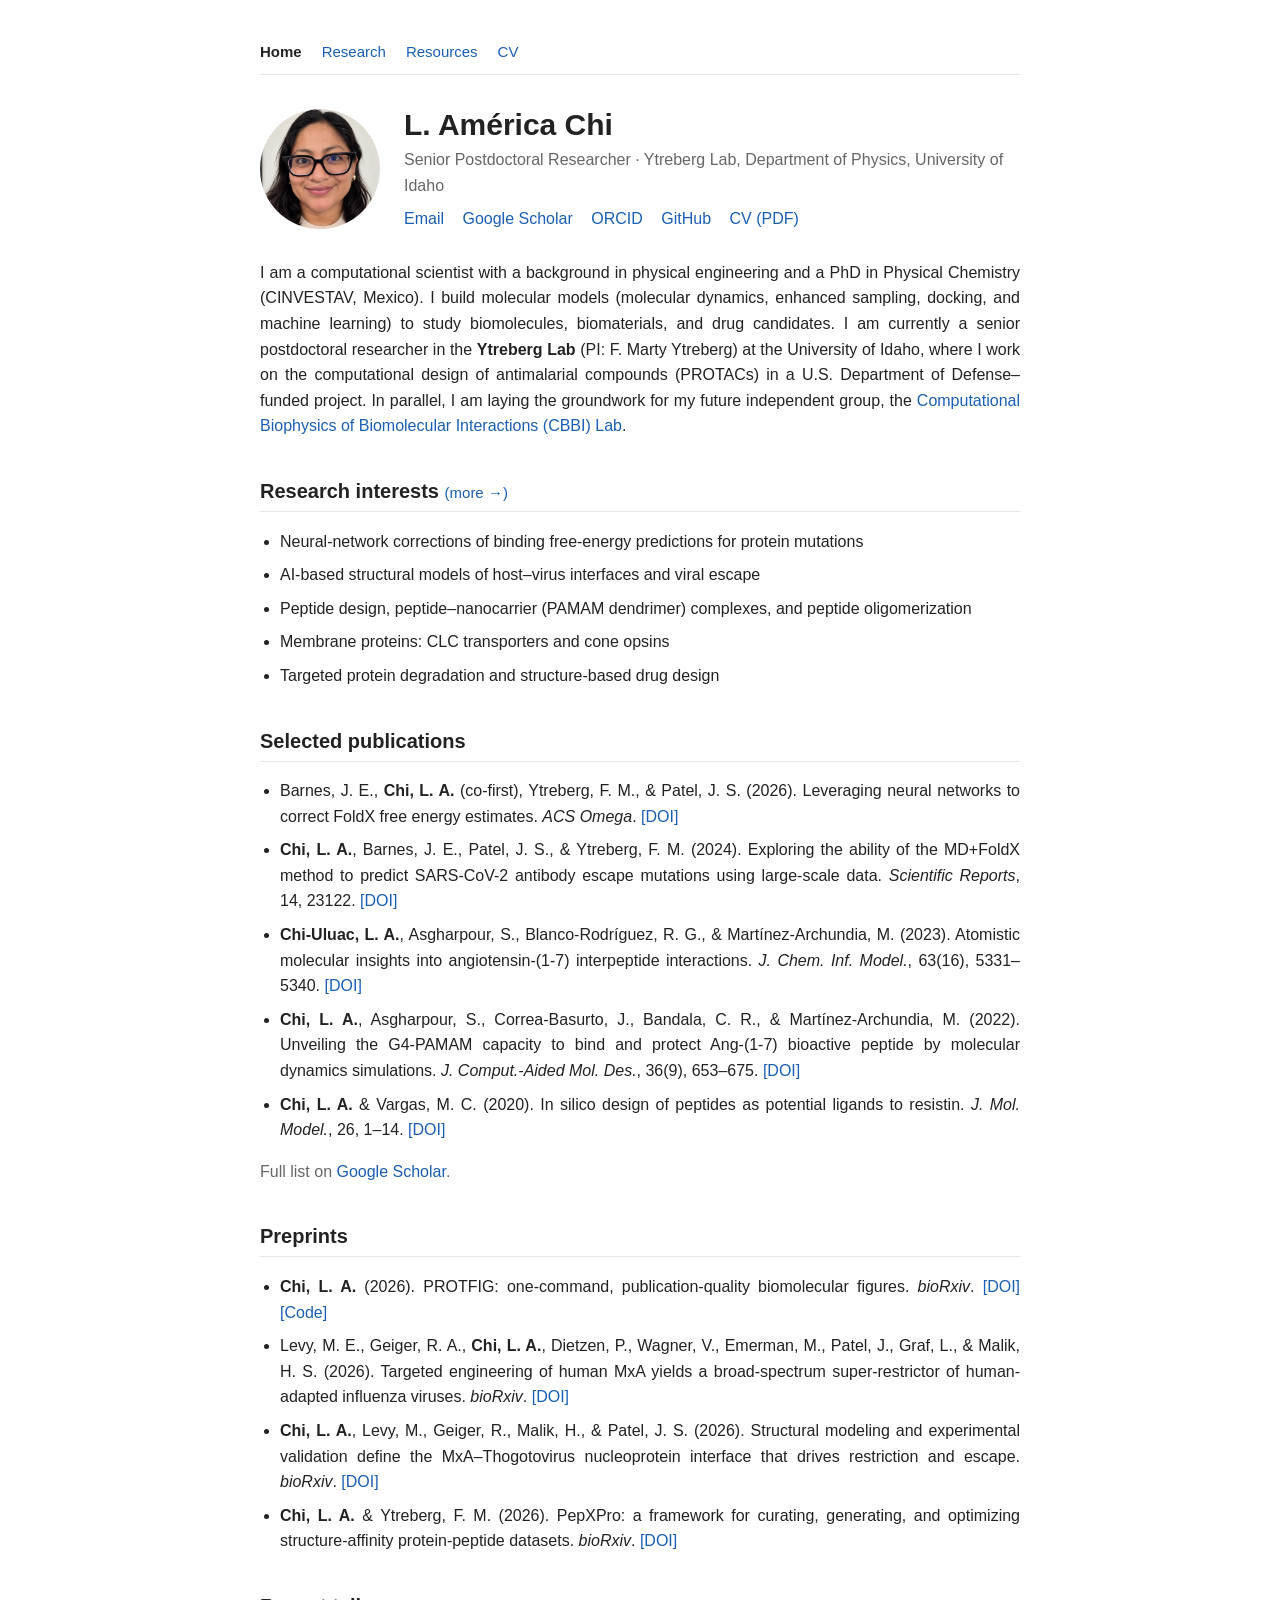
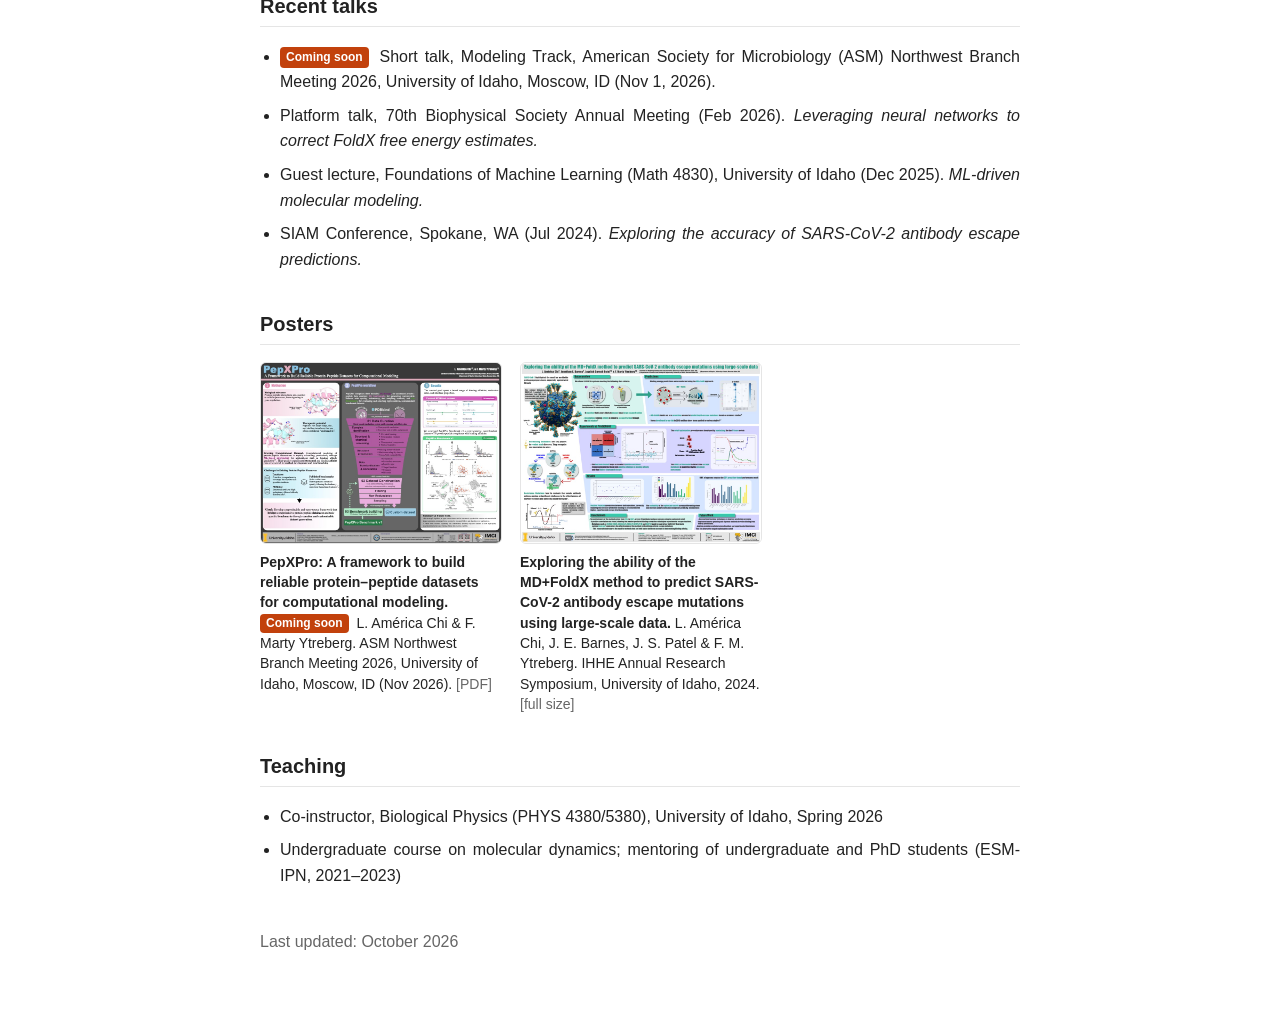
<file: index.html>
<!doctype html>
<html lang="en">
<head>
<meta charset="utf-8">
<meta name="viewport" content="width=device-width, initial-scale=1">
<title>L. América Chi</title>
<meta name="description" content="L. América Chi – computational biophysics, molecular simulation, and AI for drug design.">
<link rel="stylesheet" href="style.css">
</head>
<body>
<main>
<nav><a class="here" href="index.html">Home</a><a href="research.html">Research</a><a href="resources.html">Resources</a><a href="CV/4_CV_full_BiophysicsUNAM2026.pdf">CV</a></nav>

<header>
  <img class="photo" src="ProfilePhoto/photo.jpg" alt="L. América Chi">
  <div>
    <h1>L. América Chi</h1>
    <p class="role">Senior Postdoctoral Researcher · Ytreberg Lab, Department of Physics, University of Idaho</p>
    <div class="links">
      <a href="mailto:achi@uidaho.edu">Email</a>
      <a href="https://scholar.google.com/citations?user=cSQ4z34AAAAJ">Google Scholar</a>
      <a href="https://orcid.org/0000-0002-2606-0357">ORCID</a>
      <a href="https://github.com/AmericaChi">GitHub</a>
      <a href="CV/4_CV_full_BiophysicsUNAM2026.pdf">CV (PDF)</a>
    </div>
  </div>
</header>

<p>I am a computational scientist with a background in physical engineering and a PhD in Physical Chemistry (CINVESTAV, Mexico).
I build molecular models (molecular dynamics, enhanced sampling, docking, and machine learning) to study biomolecules,
biomaterials, and drug candidates. I am currently a senior postdoctoral researcher in the <b>Ytreberg Lab</b> (PI: F. Marty Ytreberg) at the University of Idaho,
where I work on the computational design of antimalarial compounds (PROTACs) in a U.S. Department of Defense–funded project.
In parallel, I am laying the groundwork for my future independent group, the
<a href="research.html">Computational Biophysics of Biomolecular Interactions (CBBI) Lab</a>.</p>

<h2>Research interests <a href="research.html" style="font-size:15px;font-weight:400">(more →)</a></h2>
<ul>
  <li>Neural-network corrections of binding free-energy predictions for protein mutations</li>
  <li>AI-based structural models of host–virus interfaces and viral escape</li>
  <li>Peptide design, peptide–nanocarrier (PAMAM dendrimer) complexes, and peptide oligomerization</li>
  <li>Membrane proteins: CLC transporters and cone opsins</li>
  <li>Targeted protein degradation and structure-based drug design</li>
</ul>

<h2>Selected publications</h2>
<ul>
  <li>Barnes, J. E., <span class="me">Chi, L. A.</span> (co-first), Ytreberg, F. M., &amp; Patel, J. S. (2026).
      Leveraging neural networks to correct FoldX free energy estimates. <i>ACS Omega</i>.
      <a href="https://doi.org/10.1021/acsomega.6c01409">[DOI]</a></li>
  <li><span class="me">Chi, L. A.</span>, Barnes, J. E., Patel, J. S., &amp; Ytreberg, F. M. (2024).
      Exploring the ability of the MD+FoldX method to predict SARS-CoV-2 antibody escape mutations using large-scale data.
      <i>Scientific Reports</i>, 14, 23122. <a href="https://doi.org/10.1038/s41598-024-72491-z">[DOI]</a></li>
  <li><span class="me">Chi-Uluac, L. A.</span>, Asgharpour, S., Blanco-Rodríguez, R. G., &amp; Martínez-Archundia, M. (2023).
      Atomistic molecular insights into angiotensin-(1-7) interpeptide interactions. <i>J. Chem. Inf. Model.</i>, 63(16), 5331–5340.
      <a href="https://doi.org/10.1021/acs.jcim.3c00478">[DOI]</a></li>
  <li><span class="me">Chi, L. A.</span>, Asgharpour, S., Correa-Basurto, J., Bandala, C. R., &amp; Martínez-Archundia, M. (2022).
      Unveiling the G4-PAMAM capacity to bind and protect Ang-(1-7) bioactive peptide by molecular dynamics simulations.
      <i>J. Comput.-Aided Mol. Des.</i>, 36(9), 653–675. <a href="https://doi.org/10.1007/s10822-022-00470-5">[DOI]</a></li>
  <li><span class="me">Chi, L. A.</span> &amp; Vargas, M. C. (2020). In silico design of peptides as potential ligands to resistin.
      <i>J. Mol. Model.</i>, 26, 1–14. <a href="https://doi.org/10.1007/s00894-020-4338-3">[DOI]</a></li>
</ul>
<p class="muted">Full list on <a href="https://scholar.google.com/citations?user=cSQ4z34AAAAJ">Google Scholar</a>.</p>

<h2>Preprints</h2>
<ul>
  <li><span class="me">Chi, L. A.</span> (2026). PROTFIG: one-command, publication-quality biomolecular figures.
      <i>bioRxiv</i>. <a href="https://doi.org/10.64898/2026.10.20.760606">[DOI]</a> <a href="https://github.com/AmericaChi/PROTFIG">[Code]</a></li>
  <li>Levy, M. E., Geiger, R. A., <span class="me">Chi, L. A.</span>, Dietzen, P., Wagner, V., Emerman, M., Patel, J., Graf, L., &amp; Malik, H. S. (2026).
      Targeted engineering of human MxA yields a broad-spectrum super-restrictor of human-adapted influenza viruses.
      <i>bioRxiv</i>. <a href="https://doi.org/10.64898/2026.10.19.760271">[DOI]</a></li>
  <li><span class="me">Chi, L. A.</span>, Levy, M., Geiger, R., Malik, H., &amp; Patel, J. S. (2026).
      Structural modeling and experimental validation define the MxA–Thogotovirus nucleoprotein interface that drives restriction and escape.
      <i>bioRxiv</i>. <a href="https://doi.org/10.64898/2026.08.07.743570">[DOI]</a></li>
  <li><span class="me">Chi, L. A.</span> &amp; Ytreberg, F. M. (2026). PepXPro: a framework for curating, generating, and optimizing
      structure-affinity protein-peptide datasets. <i>bioRxiv</i>. <a href="https://doi.org/10.64898/2026.08.09.743757">[DOI]</a></li>
</ul>

<h2>Recent talks</h2>
<ul>
  <li><span class="soon">Coming soon</span> Short talk, Modeling Track, American Society for Microbiology (ASM) Northwest Branch Meeting 2026, University of Idaho, Moscow, ID (Nov 1, 2026).</li>
  <li>Platform talk, 70th Biophysical Society Annual Meeting (Feb 2026). <i>Leveraging neural networks to correct FoldX free energy estimates.</i></li>
  <li>Guest lecture, Foundations of Machine Learning (Math 4830), University of Idaho (Dec 2025). <i>ML-driven molecular modeling.</i></li>
  <li>SIAM Conference, Spokane, WA (Jul 2024). <i>Exploring the accuracy of SARS-CoV-2 antibody escape predictions.</i></li>
</ul>

<h2>Posters</h2>
<div class="posters">
  <a class="poster" href="Posters/poster_ASM2026_AmericaChi.pdf">
    <img src="Posters/thumbs/poster_ASM2026.jpg" alt="PepXPro poster" loading="lazy">
    <span><b>PepXPro: A framework to build reliable protein–peptide datasets for computational modeling.</b>
    <span class="soon">Coming soon</span> L. América Chi &amp; F. Marty Ytreberg. ASM Northwest Branch Meeting 2026, University of Idaho, Moscow, ID (Nov 2026). <span class="muted">[PDF]</span></span>
  </a>
  <a class="poster" href="Posters/poster_IHHE_LAC.png">
    <img src="Posters/thumbs/poster_IHHE.jpg" alt="MD+FoldX antibody escape poster" loading="lazy">
    <span><b>Exploring the ability of the MD+FoldX method to predict SARS-CoV-2 antibody escape mutations using large-scale data.</b>
    L. América Chi, J. E. Barnes, J. S. Patel &amp; F. M. Ytreberg. IHHE Annual Research Symposium, University of Idaho, 2024. <span class="muted">[full size]</span></span>
  </a>
</div>

<h2>Teaching</h2>
<ul>
  <li>Co-instructor, Biological Physics (PHYS 4380/5380), University of Idaho, Spring 2026</li>
  <li>Undergraduate course on molecular dynamics; mentoring of undergraduate and PhD students (ESM-IPN, 2021–2023)</li>
</ul>

<p class="muted" style="margin-top:40px">Last updated: October 2026</p>
</main>
</body>
</html>
</file>
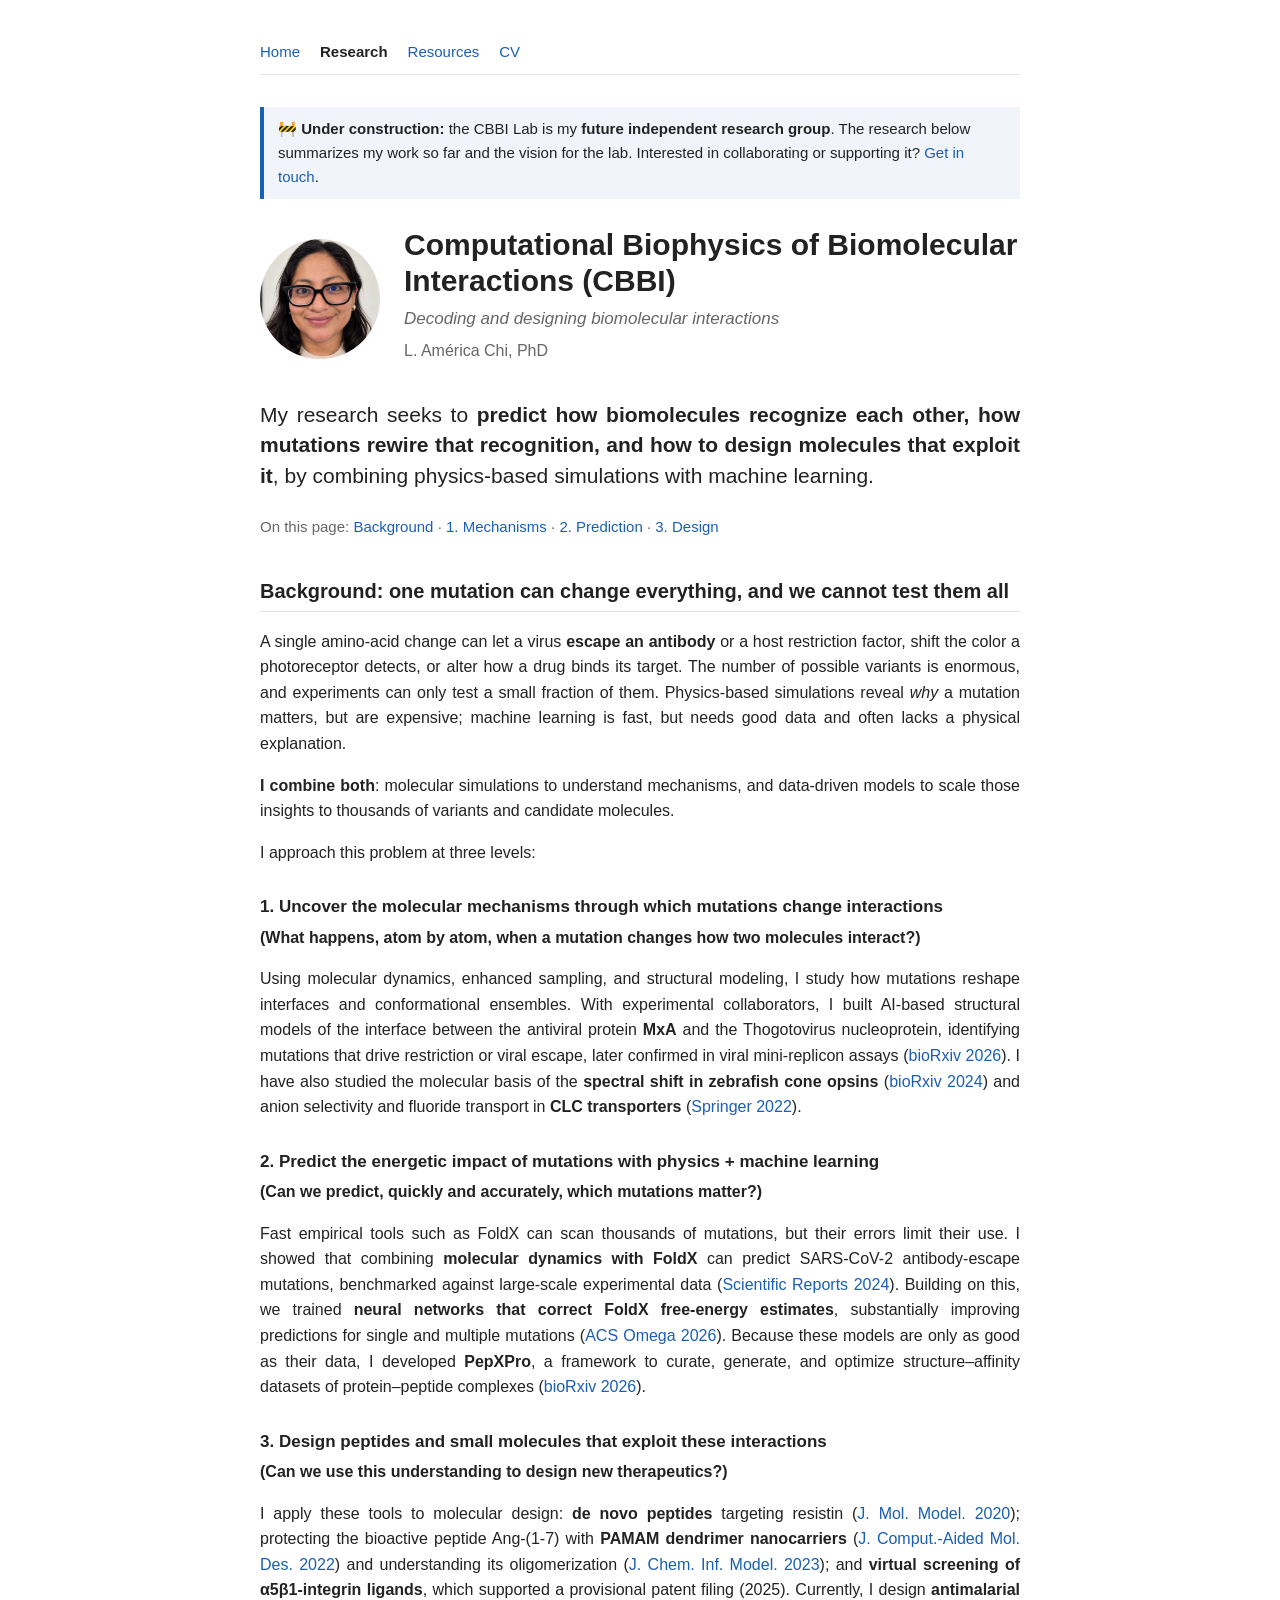
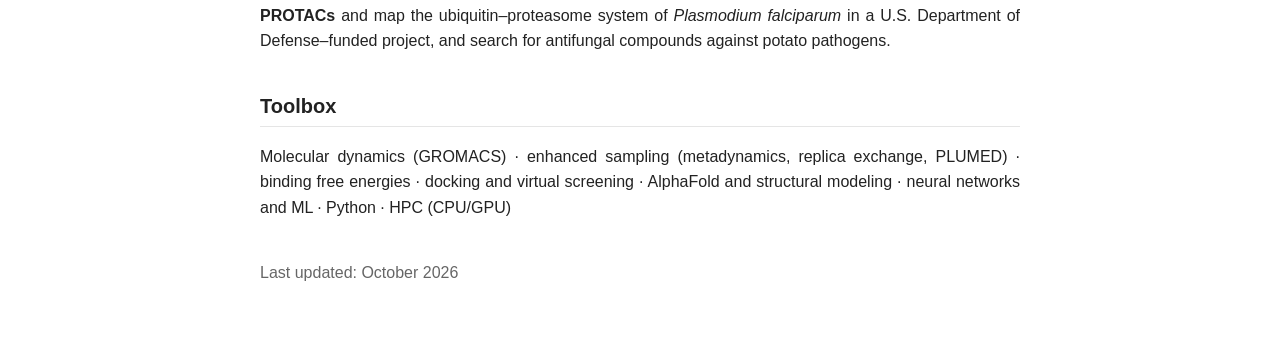
<file: research.html>
<!doctype html>
<html lang="en">
<head>
<meta charset="utf-8">
<meta name="viewport" content="width=device-width, initial-scale=1">
<title>Research · L. América Chi</title>
<meta name="description" content="Computational Biophysics of Biomolecular Interactions Lab – predicting and designing how biomolecules recognize each other, and how mutations rewire that recognition.">
<link rel="stylesheet" href="style.css">
</head>
<body>
<main>
<nav><a href="index.html">Home</a><a class="here" href="research.html">Research</a><a href="resources.html">Resources</a><a href="CV/4_CV_full_BiophysicsUNAM2026.pdf">CV</a></nav>

<p class="note">🚧 <b>Under construction:</b> the CBBI Lab is my <b>future independent research group</b>.
The research below summarizes my work so far and the vision for the lab. Interested in collaborating or supporting it?
<a href="mailto:achi@uidaho.edu">Get in touch</a>.</p>

<header>
  <img class="photo" src="ProfilePhoto/photo.jpg" alt="L. América Chi">
  <div>
    <h1>Computational Biophysics of Biomolecular Interactions (CBBI)</h1>
    <p class="lab">Decoding and designing biomolecular interactions</p>
    <p class="role">L. América Chi, PhD</p>
  </div>
</header>
<p class="statement">My research seeks to <b>predict how biomolecules recognize each other, how mutations rewire that recognition,
and how to design molecules that exploit it</b>, by combining physics-based simulations with machine learning.</p>

<p class="toc">On this page:
  <a href="#background">Background</a> ·
  <a href="#mechanisms">1. Mechanisms</a> ·
  <a href="#prediction">2. Prediction</a> ·
  <a href="#design">3. Design</a></p>

<h2 id="background">Background: one mutation can change everything, and we cannot test them all</h2>
<p>A single amino-acid change can let a virus <b>escape an antibody</b> or a host restriction factor, shift the color a photoreceptor
detects, or alter how a drug binds its target. The number of possible variants is enormous, and experiments can only test a small
fraction of them. Physics-based simulations reveal <i>why</i> a mutation matters, but are expensive; machine learning is fast, but
needs good data and often lacks a physical explanation.</p>
<p><b>I combine both</b>: molecular simulations to understand mechanisms, and data-driven models to scale those insights to
thousands of variants and candidate molecules.</p>

<p>I approach this problem at three levels:</p>

<h3 id="mechanisms">1. Uncover the molecular mechanisms through which mutations change interactions</h3>
<p class="q">(What happens, atom by atom, when a mutation changes how two molecules interact?)</p>
<p>Using molecular dynamics, enhanced sampling, and structural modeling, I study how mutations reshape interfaces and conformational
ensembles. With experimental collaborators, I built AI-based structural models of the interface between the antiviral protein
<b>MxA</b> and the Thogotovirus nucleoprotein, identifying mutations that drive restriction or viral escape, later
confirmed in viral mini-replicon assays (<a href="https://doi.org/10.64898/2026.08.07.743570">bioRxiv 2026</a>).
I have also studied the molecular basis of the <b>spectral shift in zebrafish cone opsins</b>
(<a href="https://doi.org/10.1101/2024.09.24.614827">bioRxiv 2024</a>) and anion selectivity and fluoride transport in
<b>CLC transporters</b> (<a href="https://doi.org/10.1007/164_2022_593">Springer 2022</a>).</p>
<!-- Figure idea: <img src="figures/mxa.png" alt="MxA–nucleoprotein interface" style="width:100%"> -->

<h3 id="prediction">2. Predict the energetic impact of mutations with physics + machine learning</h3>
<p class="q">(Can we predict, quickly and accurately, which mutations matter?)</p>
<p>Fast empirical tools such as FoldX can scan thousands of mutations, but their errors limit their use. I showed that combining
<b>molecular dynamics with FoldX</b> can predict SARS-CoV-2 antibody-escape mutations, benchmarked against large-scale experimental
data (<a href="https://doi.org/10.1038/s41598-024-72491-z">Scientific Reports 2024</a>). Building on this, we trained
<b>neural networks that correct FoldX free-energy estimates</b>, substantially improving predictions for single and multiple
mutations (<a href="https://doi.org/10.1021/acsomega.6c01409">ACS Omega 2026</a>).
Because these models are only as good as their data, I developed <b>PepXPro</b>, a framework to curate, generate, and optimize
structure–affinity datasets of protein–peptide complexes (<a href="https://doi.org/10.64898/2026.08.09.743757">bioRxiv 2026</a>).</p>

<h3 id="design">3. Design peptides and small molecules that exploit these interactions</h3>
<p class="q">(Can we use this understanding to design new therapeutics?)</p>
<p>I apply these tools to molecular design: <b>de novo peptides</b> targeting resistin
(<a href="https://doi.org/10.1007/s00894-020-4338-3">J. Mol. Model. 2020</a>); protecting the bioactive peptide Ang-(1-7) with
<b>PAMAM dendrimer nanocarriers</b> (<a href="https://doi.org/10.1007/s10822-022-00470-5">J. Comput.-Aided Mol. Des. 2022</a>)
and understanding its oligomerization (<a href="https://doi.org/10.1021/acs.jcim.3c00478">J. Chem. Inf. Model. 2023</a>);
and <b>virtual screening of α5β1-integrin ligands</b>, which supported a provisional patent filing (2025).
Currently, I design <b>antimalarial PROTACs</b> and map the ubiquitin–proteasome system of <i>Plasmodium falciparum</i> in a
U.S. Department of Defense–funded project, and search for antifungal compounds against potato pathogens.</p>

<h2>Toolbox</h2>
<p>Molecular dynamics (GROMACS) · enhanced sampling (metadynamics, replica exchange, PLUMED) · binding free energies ·
docking and virtual screening · AlphaFold and structural modeling · neural networks and ML · Python · HPC (CPU/GPU)</p>

<p class="muted" style="margin-top:40px">Last updated: October 2026</p>
</main>
</body>
</html>
</file>
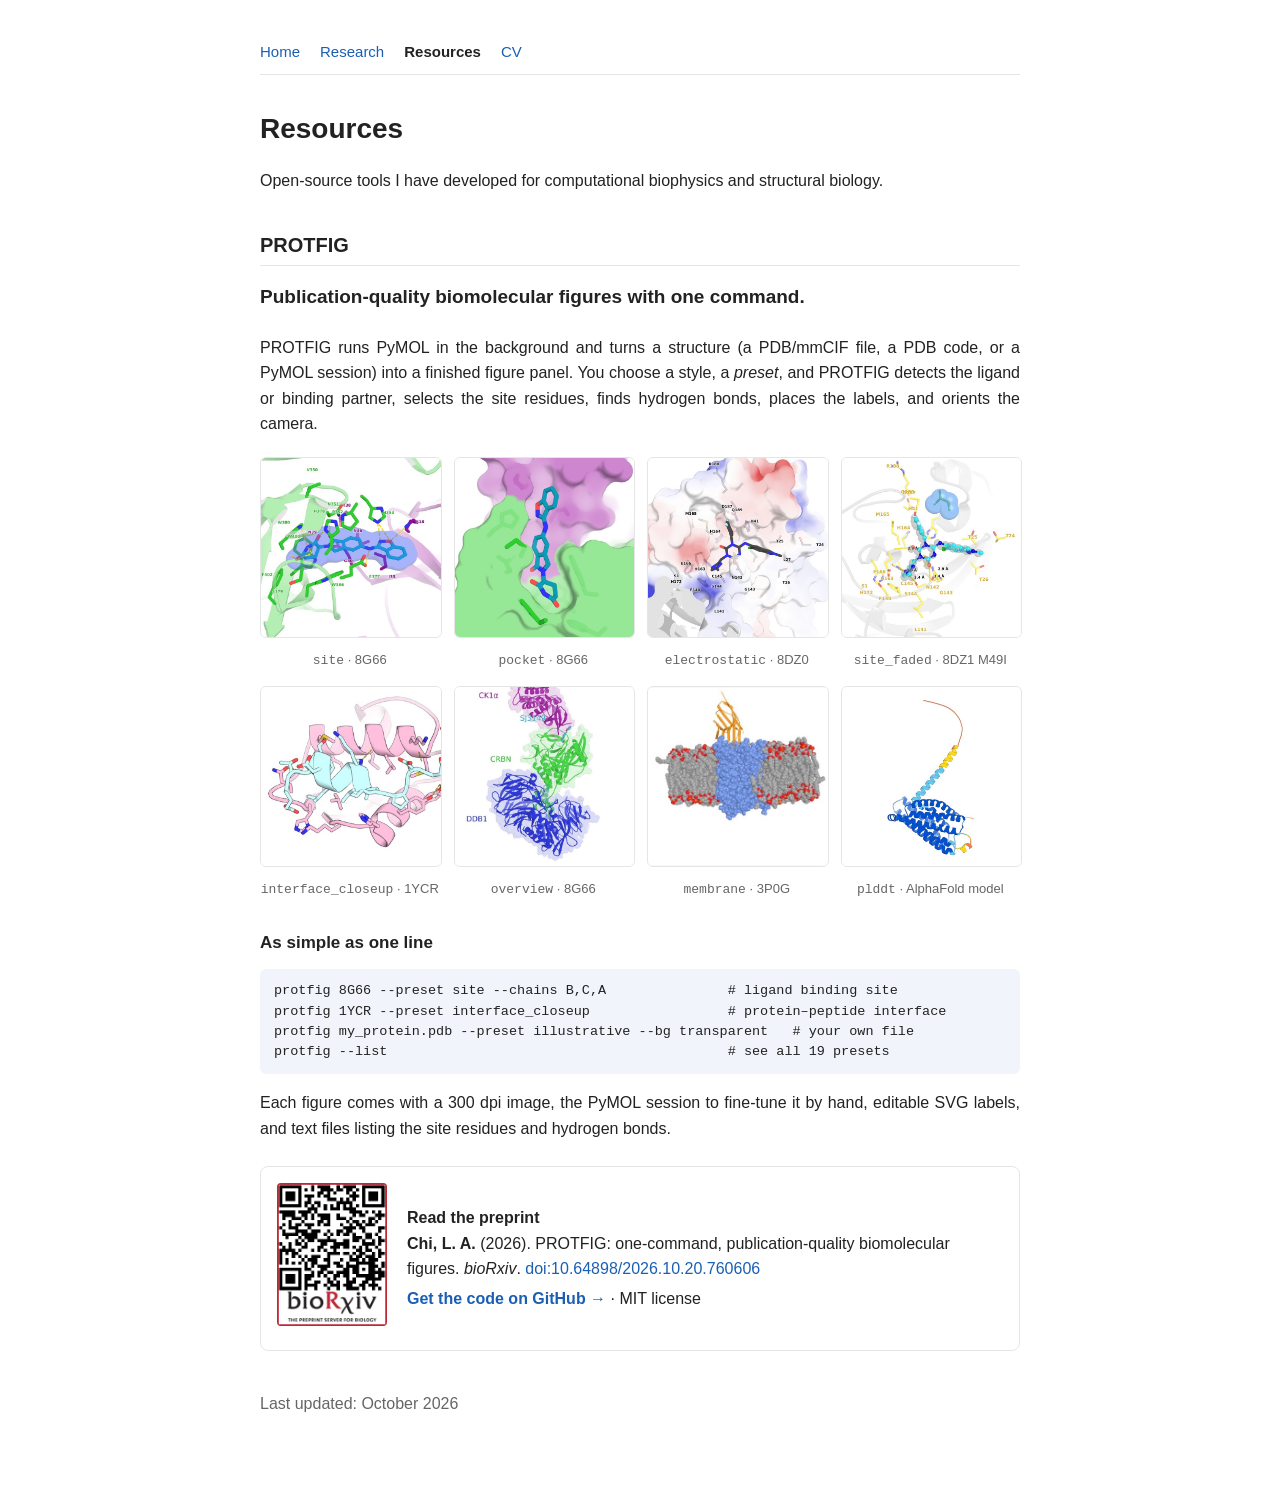
<file: resources.html>
<!doctype html>
<html lang="en">
<head>
<meta charset="utf-8">
<meta name="viewport" content="width=device-width, initial-scale=1">
<title>Resources · L. América Chi</title>
<meta name="description" content="Open-source tools by L. América Chi: PROTFIG, publication-quality biomolecular figures with one command.">
<link rel="stylesheet" href="style.css">
</head>
<body>
<main>
<nav><a href="index.html">Home</a><a href="research.html">Research</a><a class="here" href="resources.html">Resources</a><a href="CV/4_CV_full_BiophysicsUNAM2026.pdf">CV</a></nav>

<h1>Resources</h1>
<p>Open-source tools I have developed for computational biophysics and structural biology.</p>

<h2 id="protfig">PROTFIG</h2>
<p class="statement" style="font-size:19px"><b>Publication-quality biomolecular figures with one command.</b></p>
<p>PROTFIG runs PyMOL in the background and turns a structure (a PDB/mmCIF file, a PDB code, or a PyMOL session)
into a finished figure panel. You choose a style, a <i>preset</i>, and PROTFIG detects the ligand or binding partner,
selects the site residues, finds hydrogen bonds, places the labels, and orients the camera.</p>

<div class="gallery">
  <figure><img src="Resources/protfig/site__8G66.jpg" alt="Binding site of PDB 8G66" loading="lazy"><figcaption><code>site</code> · 8G66</figcaption></figure>
  <figure><img src="Resources/protfig/pocket__8G66.jpg" alt="Ligand in its pocket, PDB 8G66" loading="lazy"><figcaption><code>pocket</code> · 8G66</figcaption></figure>
  <figure><img src="Resources/protfig/electrostatic__8DZ0.jpg" alt="Electrostatic surface, PDB 8DZ0" loading="lazy"><figcaption><code>electrostatic</code> · 8DZ0</figcaption></figure>
  <figure><img src="Resources/protfig/site_faded__8DZ1_M49I.jpg" alt="Binding site with distances and mutation, PDB 8DZ1" loading="lazy"><figcaption><code>site_faded</code> · 8DZ1 M49I</figcaption></figure>
  <figure><img src="Resources/protfig/interface_closeup__1YCR.jpg" alt="MDM2–p53 peptide interface, PDB 1YCR" loading="lazy"><figcaption><code>interface_closeup</code> · 1YCR</figcaption></figure>
  <figure><img src="Resources/protfig/overview__8G66.jpg" alt="Whole complex colored by chain, PDB 8G66" loading="lazy"><figcaption><code>overview</code> · 8G66</figcaption></figure>
  <figure><img src="Resources/protfig/membrane__3P0G.jpg" alt="Membrane protein in a lipid bilayer, PDB 3P0G" loading="lazy"><figcaption><code>membrane</code> · 3P0G</figcaption></figure>
  <figure><img src="Resources/protfig/plddt__AF-O15552.jpg" alt="AlphaFold model colored by pLDDT" loading="lazy"><figcaption><code>plddt</code> · AlphaFold model</figcaption></figure>
</div>

<h3>As simple as one line</h3>
<pre><code>protfig 8G66 --preset site --chains B,C,A               # ligand binding site
protfig 1YCR --preset interface_closeup                 # protein–peptide interface
protfig my_protein.pdb --preset illustrative --bg transparent   # your own file
protfig --list                                          # see all 19 presets</code></pre>
<p>Each figure comes with a 300 dpi image, the PyMOL session to fine-tune it by hand, editable SVG labels,
and text files listing the site residues and hydrogen bonds.</p>

<div class="cite">
  <a href="https://doi.org/10.64898/2026.10.20.760606"><img src="Resources/protfig/preprint_qr.png" alt="QR code to the PROTFIG preprint on bioRxiv"></a>
  <div>
    <p><b>Read the preprint</b><br>
    <span class="me">Chi, L. A.</span> (2026). PROTFIG: one-command, publication-quality biomolecular figures. <i>bioRxiv</i>.
    <a href="https://doi.org/10.64898/2026.10.20.760606">doi:10.64898/2026.10.20.760606</a></p>
    <p><a href="https://github.com/AmericaChi/PROTFIG"><b>Get the code on GitHub →</b></a> · MIT license</p>
  </div>
</div>

<p class="muted" style="margin-top:40px">Last updated: October 2026</p>
</main>
</body>
</html>
</file>
<file: style.css>
:root { --text: #222; --muted: #666; --link: #1a5fb4; --bg: #fff; --line: #e5e5e5; --note: #f1f5fb; }
@media (prefers-color-scheme: dark) {
  :root { --text: #e6e6e6; --muted: #a0a0a0; --link: #7fb2ff; --bg: #161616; --line: #333; --note: #1f2630; }
}
body { margin: 0; background: var(--bg); color: var(--text);
       font: 16px/1.6 -apple-system, BlinkMacSystemFont, "Segoe UI", Helvetica, Arial, sans-serif; }
main { max-width: 760px; margin: 0 auto; padding: 40px 16px 60px; }
a { color: var(--link); text-decoration: none; }
a:hover { text-decoration: underline; }
header { display: flex; gap: 24px; align-items: center; margin-bottom: 28px; }
.photo { width: 120px; height: 120px; border-radius: 50%; flex: none; object-fit: cover;
         background: var(--line); display: grid; place-items: center; font-size: 36px; color: var(--muted); }
h1 { margin: 0 0 4px; font-size: 28px; }
.role { color: var(--muted); margin: 0 0 8px; }
.links a { margin-right: 14px; }
h2 { font-size: 20px; border-bottom: 1px solid var(--line); padding-bottom: 4px; margin-top: 36px; }
ul { padding-left: 20px; }
li { margin-bottom: 8px; }
.me { font-weight: 600; }
.muted { color: var(--muted); }
@media (max-width: 520px) { header { flex-direction: column; text-align: center; } }
nav { display: flex; gap: 20px; font-size: 15px; margin-bottom: 32px; border-bottom: 1px solid var(--line); padding-bottom: 10px; }
nav .here { color: var(--text); font-weight: 600; }
.note { background: var(--note); border-left: 4px solid var(--link); padding: 10px 14px; margin: 0 0 28px; font-size: 15px; }
.lab { font-size: 15px; color: var(--muted); margin: 0 0 6px; }
.statement { font-size: 21px; line-height: 1.45; margin: 4px 0 24px; }
h3 { font-size: 17px; margin: 28px 0 4px; }
.q { font-weight: 600; margin: 0 0 8px; }
.toc { font-size: 15px; color: var(--muted); }
header h1 { font-size: 30px; line-height: 1.2; }
header .lab { font-size: 17px; font-style: italic; margin: 6px 0; }
main p, main li { text-align: justify; hyphens: auto; }
header p, nav, .note, .toc, .q, .role { text-align: left; }
@media (max-width: 520px) { header p { text-align: center; } }
.posters { display: grid; grid-template-columns: repeat(auto-fill, minmax(220px, 1fr)); gap: 20px; }
.poster { display: flex; flex-direction: column; gap: 8px; color: var(--text); font-size: 14px; line-height: 1.45; }
.poster:hover { text-decoration: none; }
.poster img { width: 100%; border: 1px solid var(--line); border-radius: 6px; transition: transform .15s; }
.poster:hover img { transform: scale(1.02); }
.poster span { text-align: left; }
.soon { display: inline-block; font-size: 12px; font-weight: 600; color: #fff; background: #c2410c; border-radius: 4px; padding: 1px 6px; margin-right: 4px; vertical-align: 1px; }
.gallery { display: grid; grid-template-columns: repeat(auto-fill, minmax(170px, 1fr)); gap: 14px; margin: 20px 0; }
.gallery figure { margin: 0; }
.gallery img { width: 100%; aspect-ratio: 1; object-fit: cover; border: 1px solid var(--line); border-radius: 6px; background: #fff; }
.gallery figcaption { font-size: 13px; color: var(--muted); text-align: center; margin-top: 4px; }
pre { background: var(--note); padding: 12px 14px; border-radius: 6px; overflow-x: auto; font-size: 13.5px; line-height: 1.5; }
.cite { display: flex; gap: 20px; align-items: center; border: 1px solid var(--line); border-radius: 8px; padding: 16px; margin-top: 24px; }
.cite img { width: 110px; flex: none; border-radius: 4px; }
.cite p { text-align: left; margin: 4px 0; }
@media (max-width: 520px) { .cite { flex-direction: column; text-align: center; } }
</file>
